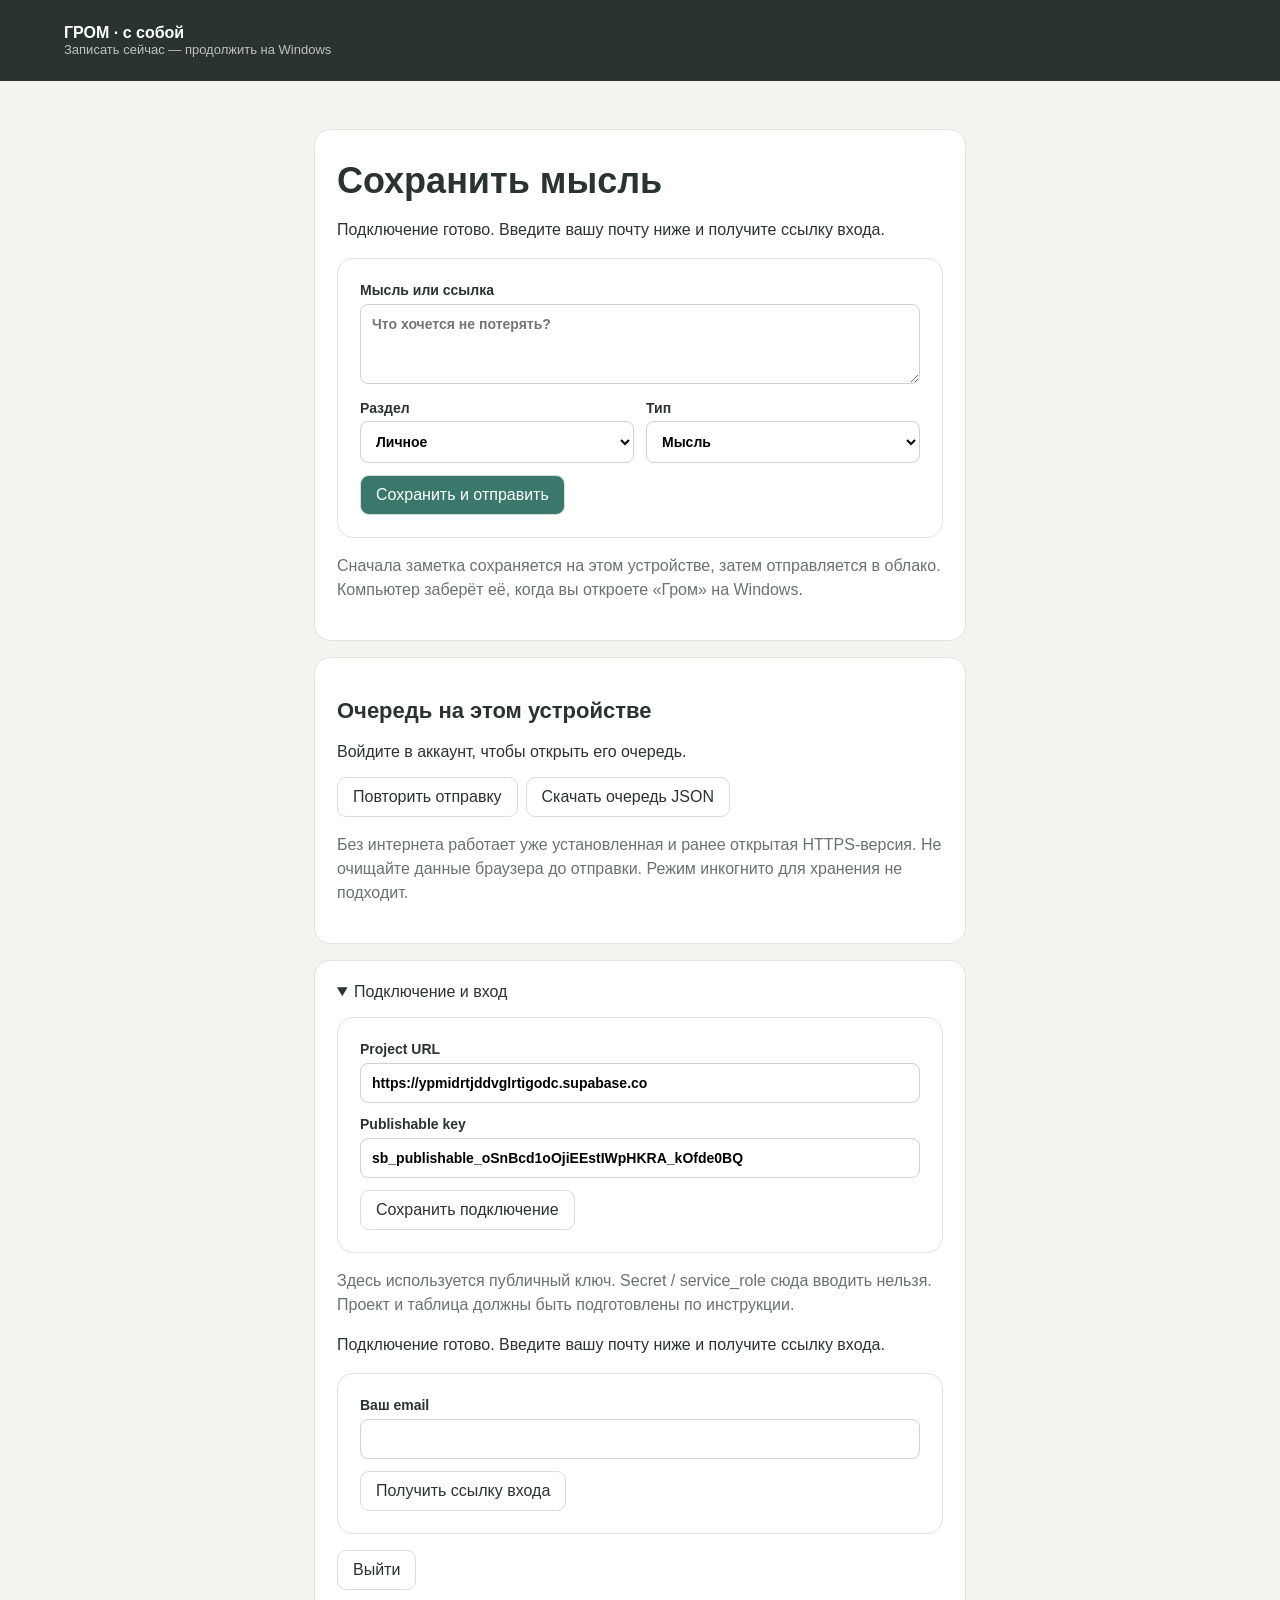
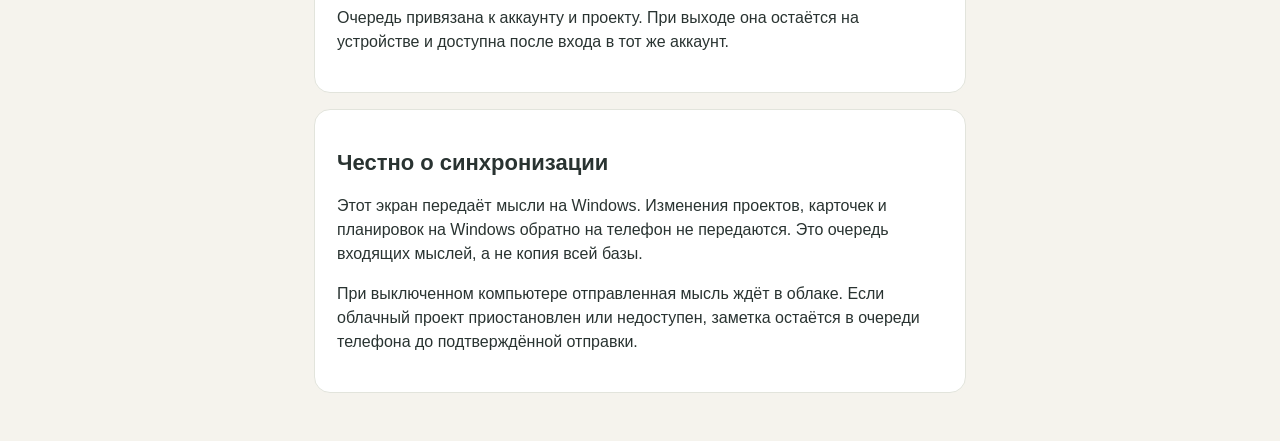
<file: phone/index.html>
<!doctype html><html lang="ru"><meta charset="utf-8"><meta name="viewport" content="width=device-width,initial-scale=1"><meta name="theme-color" content="#293331"><link rel="manifest" href="./manifest.webmanifest"><link rel="stylesheet" href="./style.css"><title>Гром — мысли с телефона</title><body><header><div><b>ГРОМ · с собой</b><small>Записать сейчас — продолжить на Windows</small></div></header><main style="max-width:700px"><section class="panel"><h1>Сохранить мысль</h1><p id="status" role="status">Подключение пока не настроено.</p><form id="capture"><label>Мысль или ссылка<textarea id="thought" maxlength="20000" required placeholder="Что хочется не потерять?"></textarea></label><div class="row"><label>Раздел<select id="group"><option>Личное</option><option>Учусь</option><option>Проекты</option><option>Работа</option></select></label><label>Тип<select id="kind"><option>Мысль</option><option>Задача</option><option>Ссылка</option></select></label></div><button class="primary">Сохранить и отправить</button></form><p class="muted">Сначала заметка сохраняется на этом устройстве, затем отправляется в облако. Компьютер заберёт её, когда вы откроете «Гром» на Windows.</p></section><section class="panel"><h2>Очередь на этом устройстве</h2><div id="queue"></div><div class="actions"><button id="send">Повторить отправку</button><button id="export">Скачать очередь JSON</button></div><p class="muted">Без интернета работает уже установленная и ранее открытая HTTPS-версия. Не очищайте данные браузера до отправки. Режим инкогнито для хранения не подходит.</p></section><details class="panel" id="connection"><summary>Подключение и вход</summary><form id="settings"><label>Project URL<input id="url" type="url" required placeholder="https://…supabase.co"></label><label>Publishable key<input id="key" required placeholder="sb_publishable_…" autocomplete="off"></label><button>Сохранить подключение</button></form><p class="muted">Здесь используется публичный ключ. Secret / service_role сюда вводить нельзя. Проект и таблица должны быть подготовлены по инструкции.</p><p id="connection-status" role="status" aria-live="polite">Для отправки мыслей войдите по email.</p><form id="login"><label>Ваш email<input id="email" type="email" required autocomplete="email"></label><button>Получить ссылку входа</button></form><form id="verify" hidden><label>Код из письма<input id="code" inputmode="numeric" required autocomplete="one-time-code"></label><button>Войти по коду</button></form><button id="logout">Выйти</button><p>Очередь привязана к аккаунту и проекту. При выходе она остаётся на устройстве и доступна после входа в тот же аккаунт.</p></details><section class="panel"><h2>Честно о синхронизации</h2><p>Этот экран передаёт мысли на Windows. Изменения проектов, карточек и планировок на Windows обратно на телефон не передаются. Это очередь входящих мыслей, а не копия всей базы.</p><p>При выключенном компьютере отправленная мысль ждёт в облаке. Если облачный проект приостановлен или недоступен, заметка остаётся в очереди телефона до подтверждённой отправки.</p></section></main><script src="./config.js"></script><script src="./mobile-sync.js"></script><script src="./mobile-ui.js"></script></body></html>
</file>
<file: phone/style.css>
:root{font-family:Segoe UI,Arial,sans-serif;color:#293331;background:#f5f3ed;--accent:#39786a}*{box-sizing:border-box}body{margin:0}header{padding:24px 5%;background:#293331;color:white;display:flex;justify-content:space-between;gap:24px;align-items:center}small{font-size:13px;font-weight:400;display:block;opacity:.7}nav{display:flex;gap:8px;flex-wrap:wrap}button{cursor:pointer;border:1px solid #d9ded8;border-radius:9px;background:white;padding:10px 15px;color:#293331;font:inherit}button:hover{border-color:var(--accent);color:var(--accent)}button.primary{background:var(--accent);color:white}main{max-width:1200px;margin:auto;padding:32px 24px}h1{font-size:36px;margin:8px 0}h2{font-size:22px}p{line-height:1.5}.muted{color:#68736e}.grid{display:grid;grid-template-columns:repeat(auto-fit,minmax(280px,1fr));gap:18px}.card,form,.panel{background:#fff;border:1px solid #e2e4dc;border-radius:16px;padding:22px;margin:16px 0}.card h3{margin-top:0}input,textarea,select{width:100%;padding:11px;border:1px solid #ccd3cb;border-radius:8px;font:inherit;margin:5px 0 12px;background:#fff}textarea{min-height:80px}label{font-size:14px;font-weight:600}.row{display:flex;gap:12px;align-items:center;flex-wrap:wrap}.row>*{flex:1;min-width:90px}.tag{font-size:12px;background:#edf3ec;padding:5px 8px;border-radius:12px}.actions{display:flex;gap:8px;flex-wrap:wrap;margin-top:16px}#notice{position:fixed;bottom:20px;left:5%;background:#293331;color:white;border-radius:12px;padding:14px;display:none;z-index:20}#notice button{margin-left:15px}svg{width:100%;max-height:480px;background:#f4f5ef;border-radius:12px;touch-action:none}.warning{color:#a44b24}details{margin:14px 0}a{color:var(--accent)}@media(max-width:650px){header{display:block}nav{margin-top:20px}main{padding:20px 14px}h1{font-size:29px}.grid{display:block}}
button:focus-visible,input:focus-visible,textarea:focus-visible,select:focus-visible,summary:focus-visible{outline:3px solid #b0d7ca;outline-offset:2px}button.selected{background:#bde3d4;border-color:#bde3d4}.eyebrow{text-transform:uppercase;letter-spacing:.12em;color:#39786a;font-size:12px;font-weight:700}.section-title{display:flex;align-items:center;justify-content:space-between;gap:14px}.section-title h2{margin:8px 0}.count{font-size:14px;font-weight:400;color:#68736e}.quick{border-left:4px solid var(--accent)}.quick .row input{flex:3;min-width:180px}.quick .row>*{margin-bottom:0}.quick select{flex:1}.filters{display:grid;grid-template-columns:2fr 1fr 1fr 1fr;gap:12px;margin-top:20px}.card{margin:0;overflow-wrap:anywhere;min-width:0}.grid{margin:18px 0 30px;align-items:start}.card p{margin:14px 0}.meta{display:flex;gap:7px;flex-wrap:wrap;align-items:center}.demo{background:#fff0ce;color:#785719}.text{white-space:pre-wrap;overflow-wrap:anywhere}.empty{border:1px dashed #bec8bc;border-radius:14px;padding:24px;color:#68736e}.task-line{display:flex;justify-content:space-between;align-items:center;gap:15px;padding:12px 0;border-top:1px solid #edf0e9}.task-line button{padding:7px 10px}.done{opacity:.7}.done h3{text-decoration:line-through}.storage-note{font-size:13px}.answer{border-left:3px solid #39786a;padding:10px 16px;background:#f0f5ee}blockquote{margin:15px 0;padding:12px;border-left:3px solid #ccd7cb;color:#5b6860}summary{cursor:pointer}dialog{padding:0;border:0;border-radius:18px;max-width:650px;width:calc(100% - 28px);max-height:90dvh;box-shadow:0 20px 80px #0004}dialog::backdrop{background:#1f2a26aa}dialog form{margin:0;border:0}dialog .section-title{margin-bottom:15px}hr{border:0;border-top:1px solid #e1e6de;margin:24px 0}#notice{max-width:90%;box-shadow:0 5px 30px #0003}#notice button{padding:6px 10px}#import-result button{margin-top:14px}@media(max-width:650px){.filters{grid-template-columns:1fr 1fr}.quick .row{display:grid;grid-template-columns:1fr 1fr}.quick .row input{grid-column:1/-1;min-width:0}.quick .row button{grid-column:1/-1}.task-line{align-items:flex-start;flex-direction:column}.section-title{flex-wrap:wrap}.card{padding:18px}nav button{flex:1;font-size:14px;padding:10px}.row>*{min-width:0}.filters input{min-width:0}}
.day-columns{display:grid;grid-template-columns:1.3fr 1fr;gap:20px}.conflict{padding:15px 5%;background:#fff0ce;color:#694d19}.conflict[hidden]{display:none}header nav{justify-content:flex-end}header>div{min-width:175px}#save-status{max-width:270px;margin-top:7px;font-size:12px}code{overflow-wrap:anywhere}.room-controls form{margin:0}.task-line>div{display:flex;gap:8px;flex-wrap:wrap}#notice button{margin-left:12px}#confirm .panel{margin:0;border:0}@media(max-width:800px){.day-columns{display:block}header{display:block}header nav{margin-top:20px;justify-content:flex-start}nav button{flex:1;min-width:82px}.filters{grid-template-columns:1fr 1fr}}@media(max-width:400px){.filters{grid-template-columns:1fr}}
#notice{position:static;margin:12px auto;width:calc(100% - 28px);max-width:1152px;box-shadow:none;z-index:auto}
</file>
